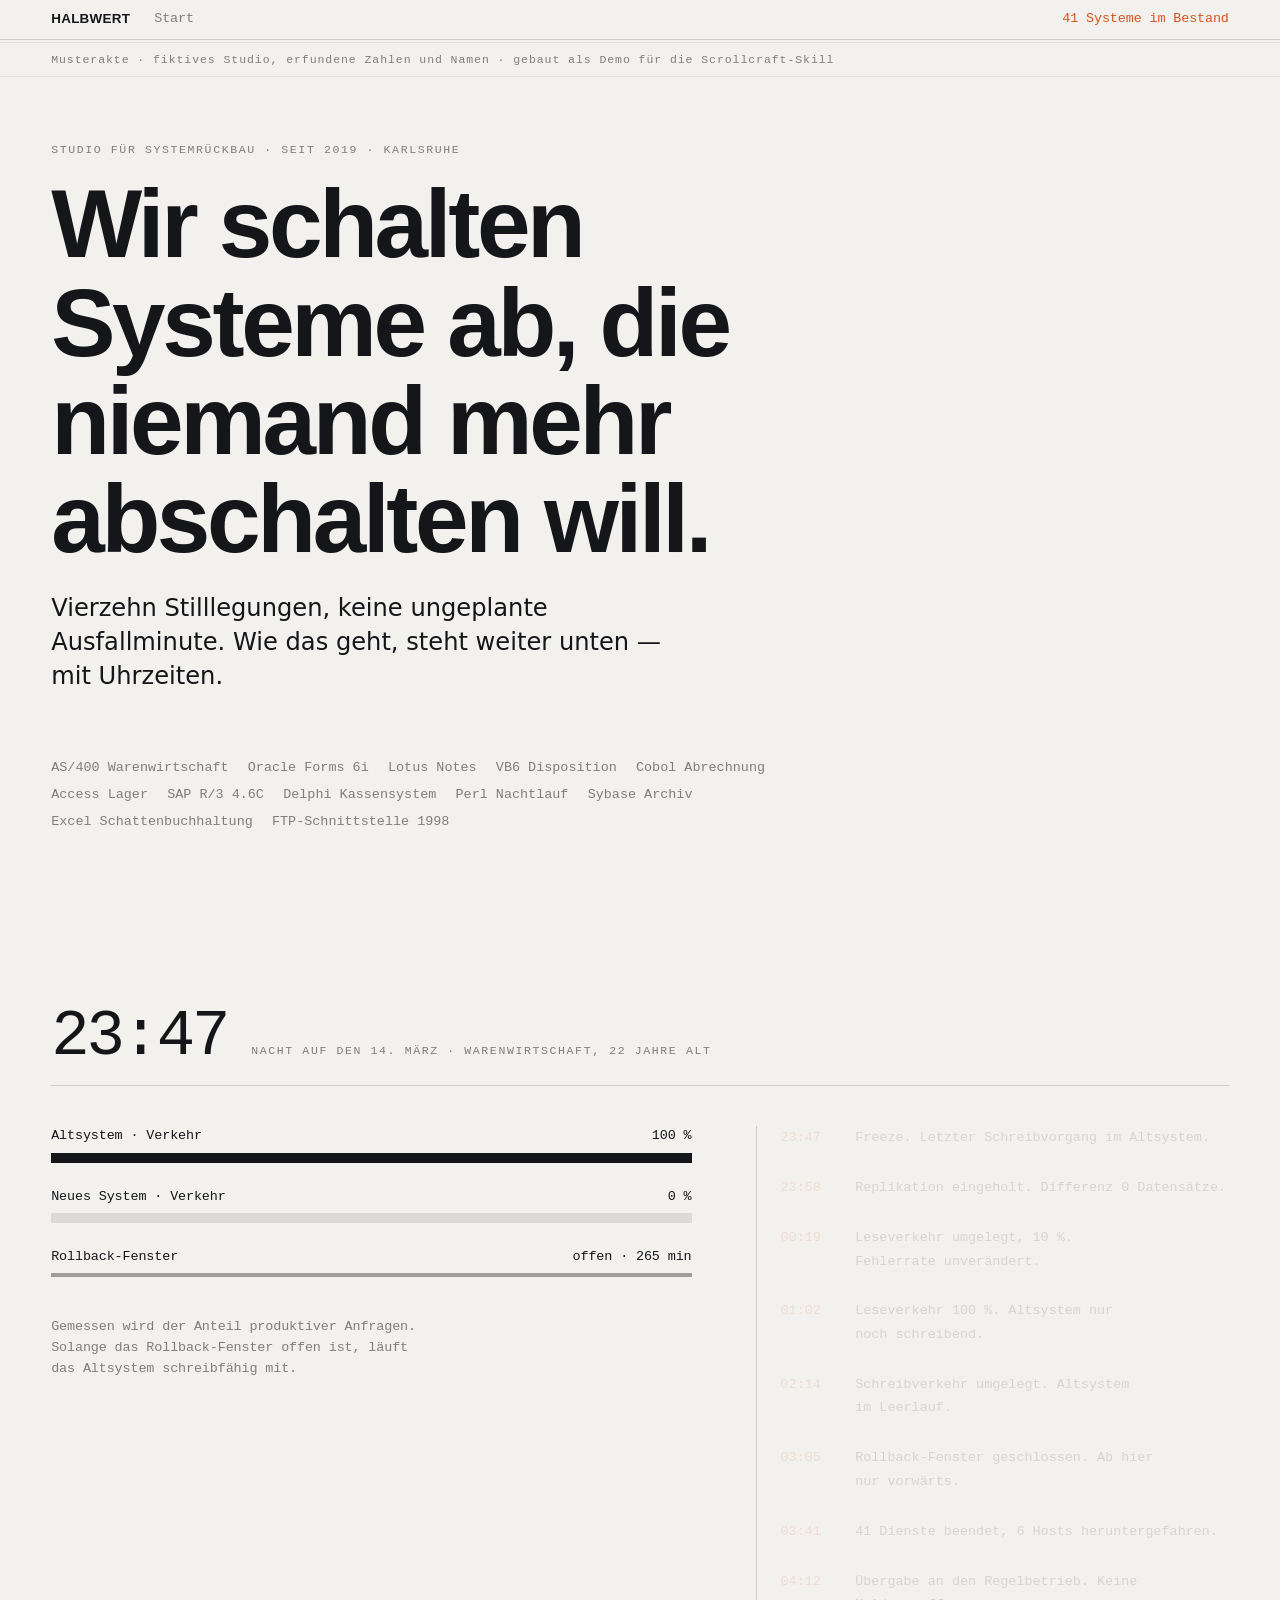
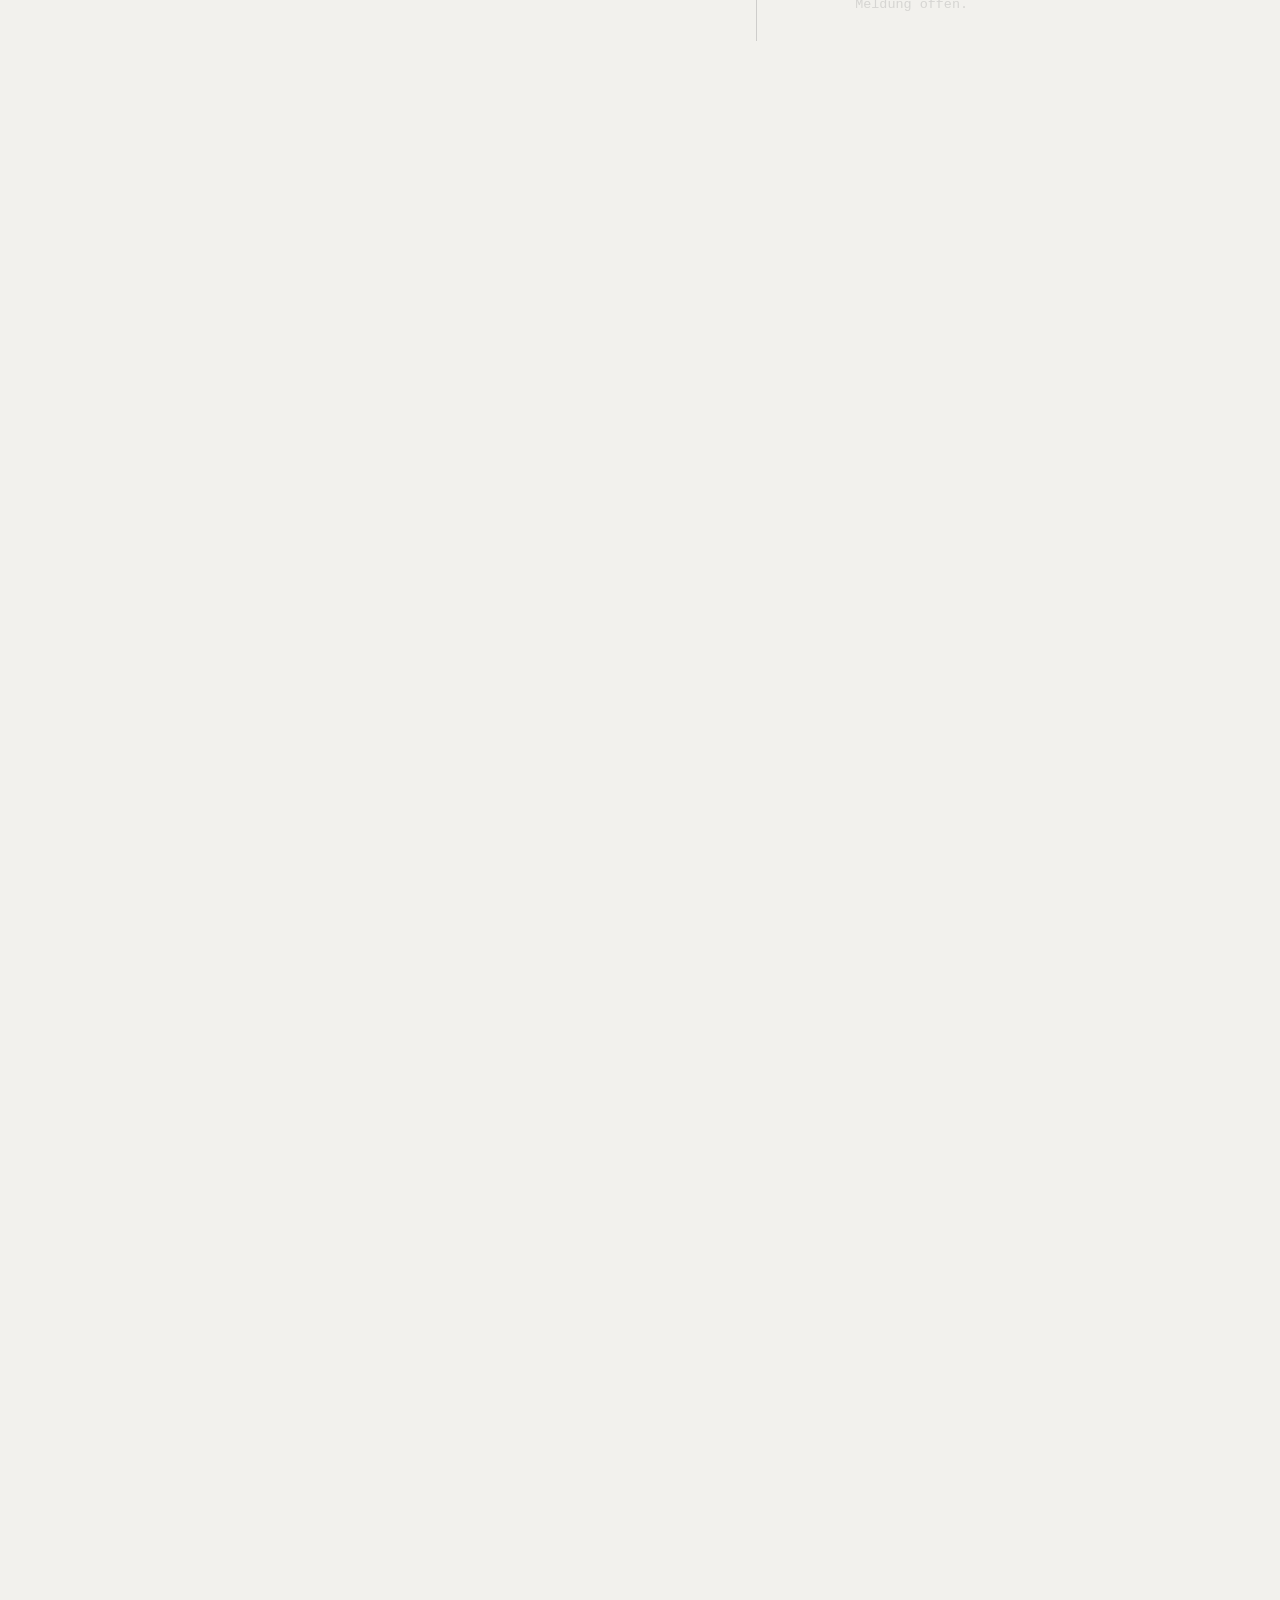
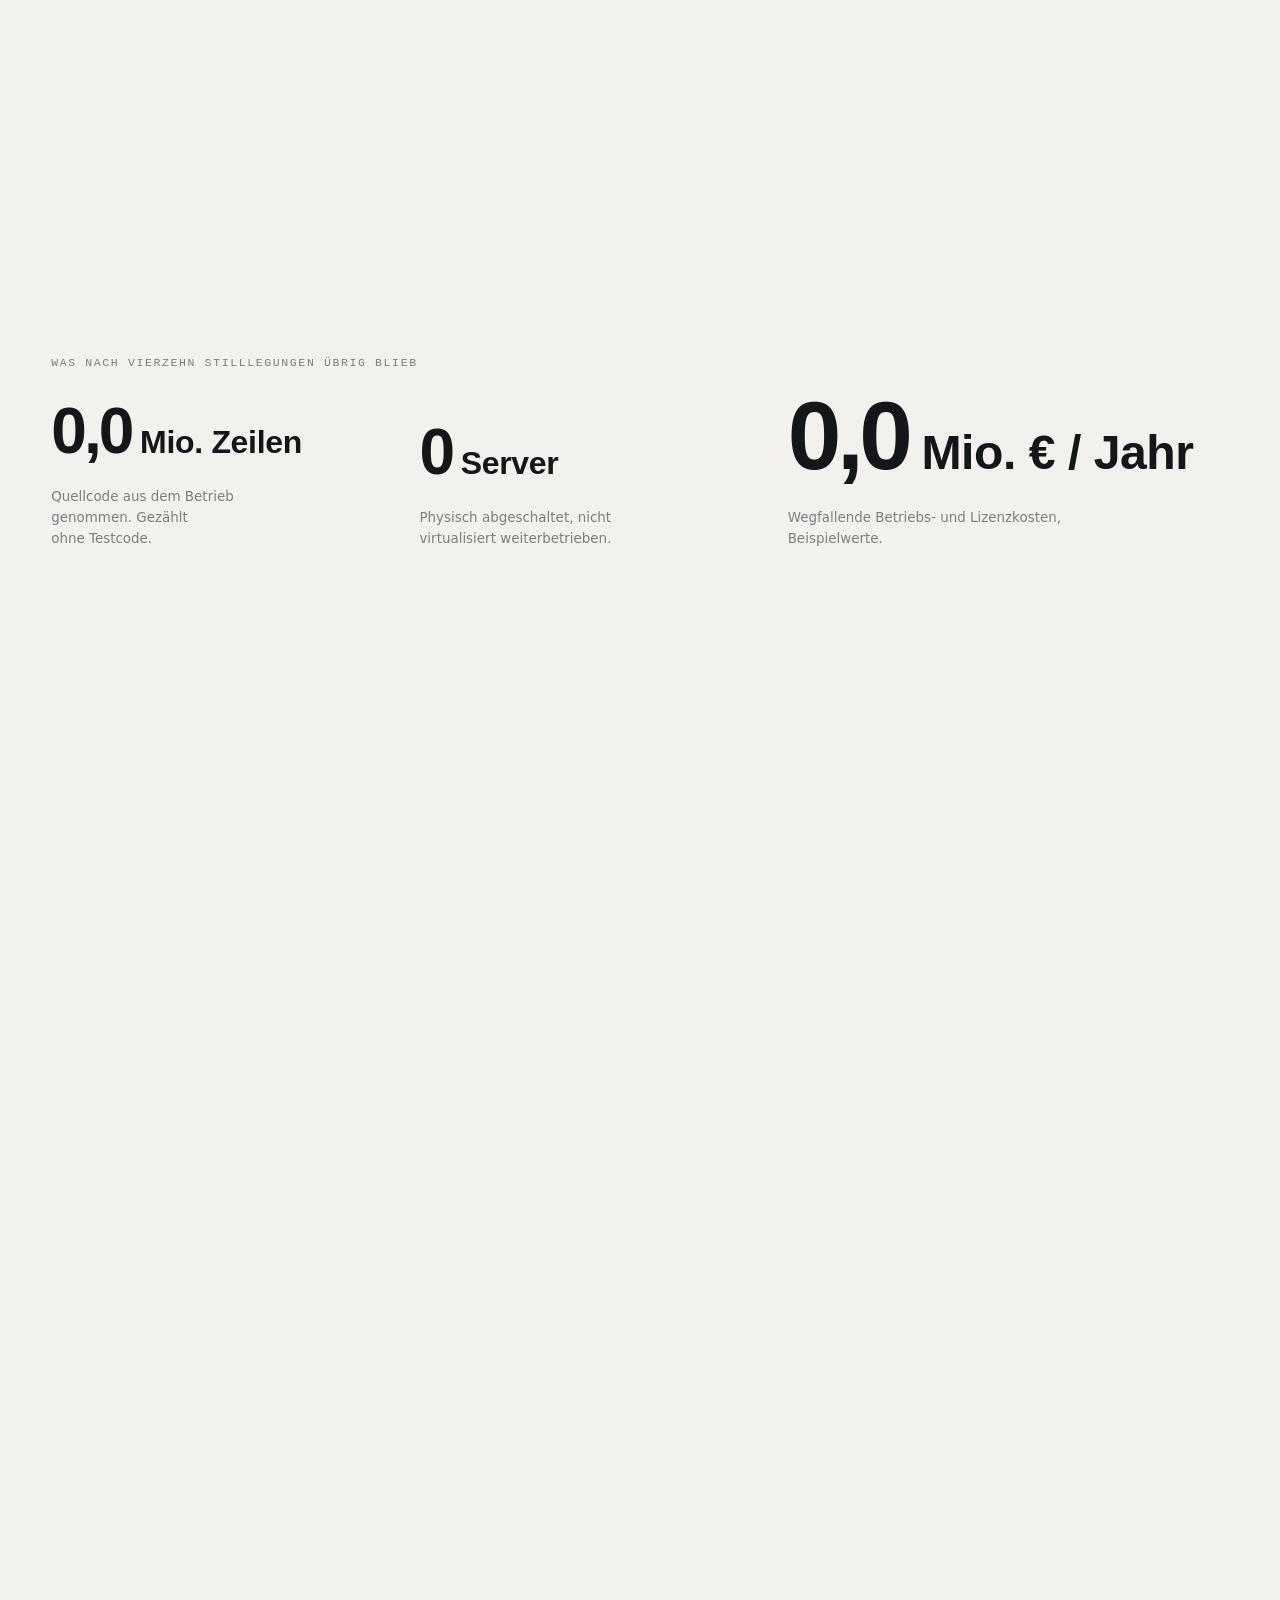
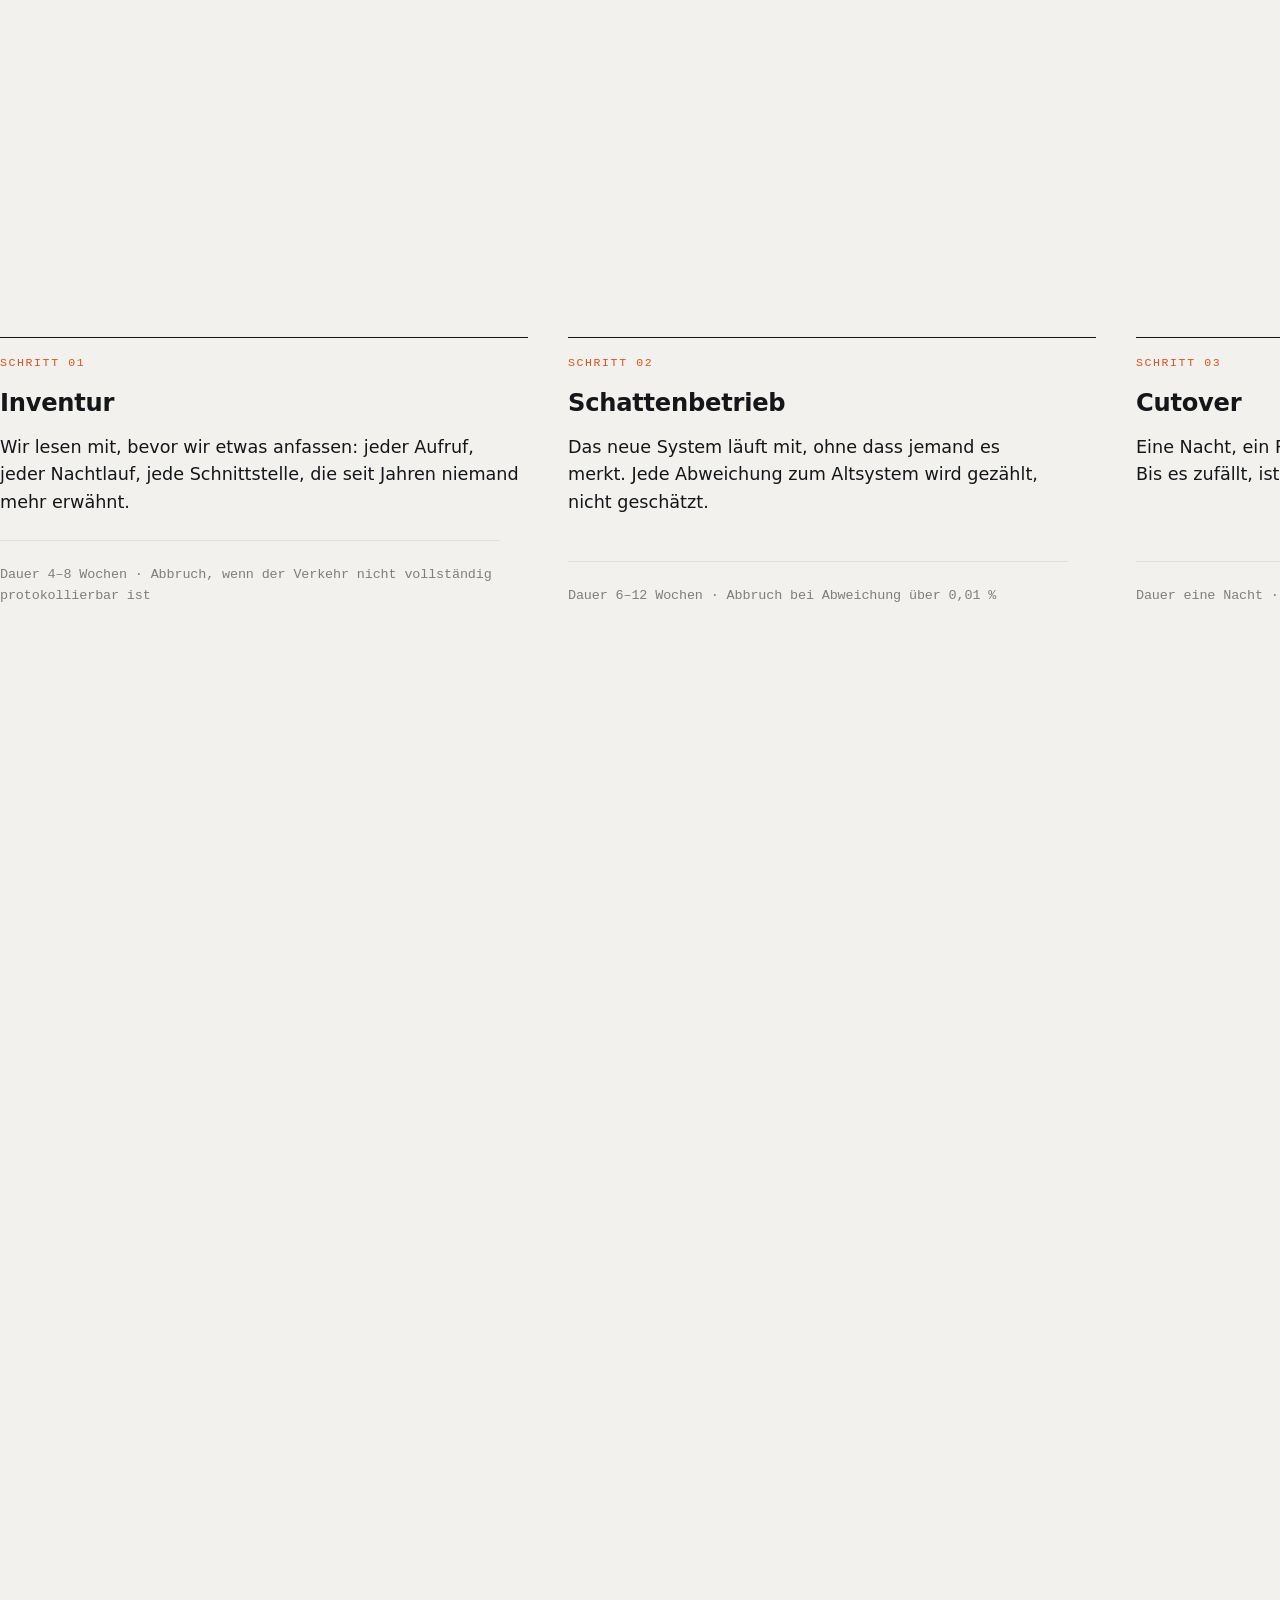
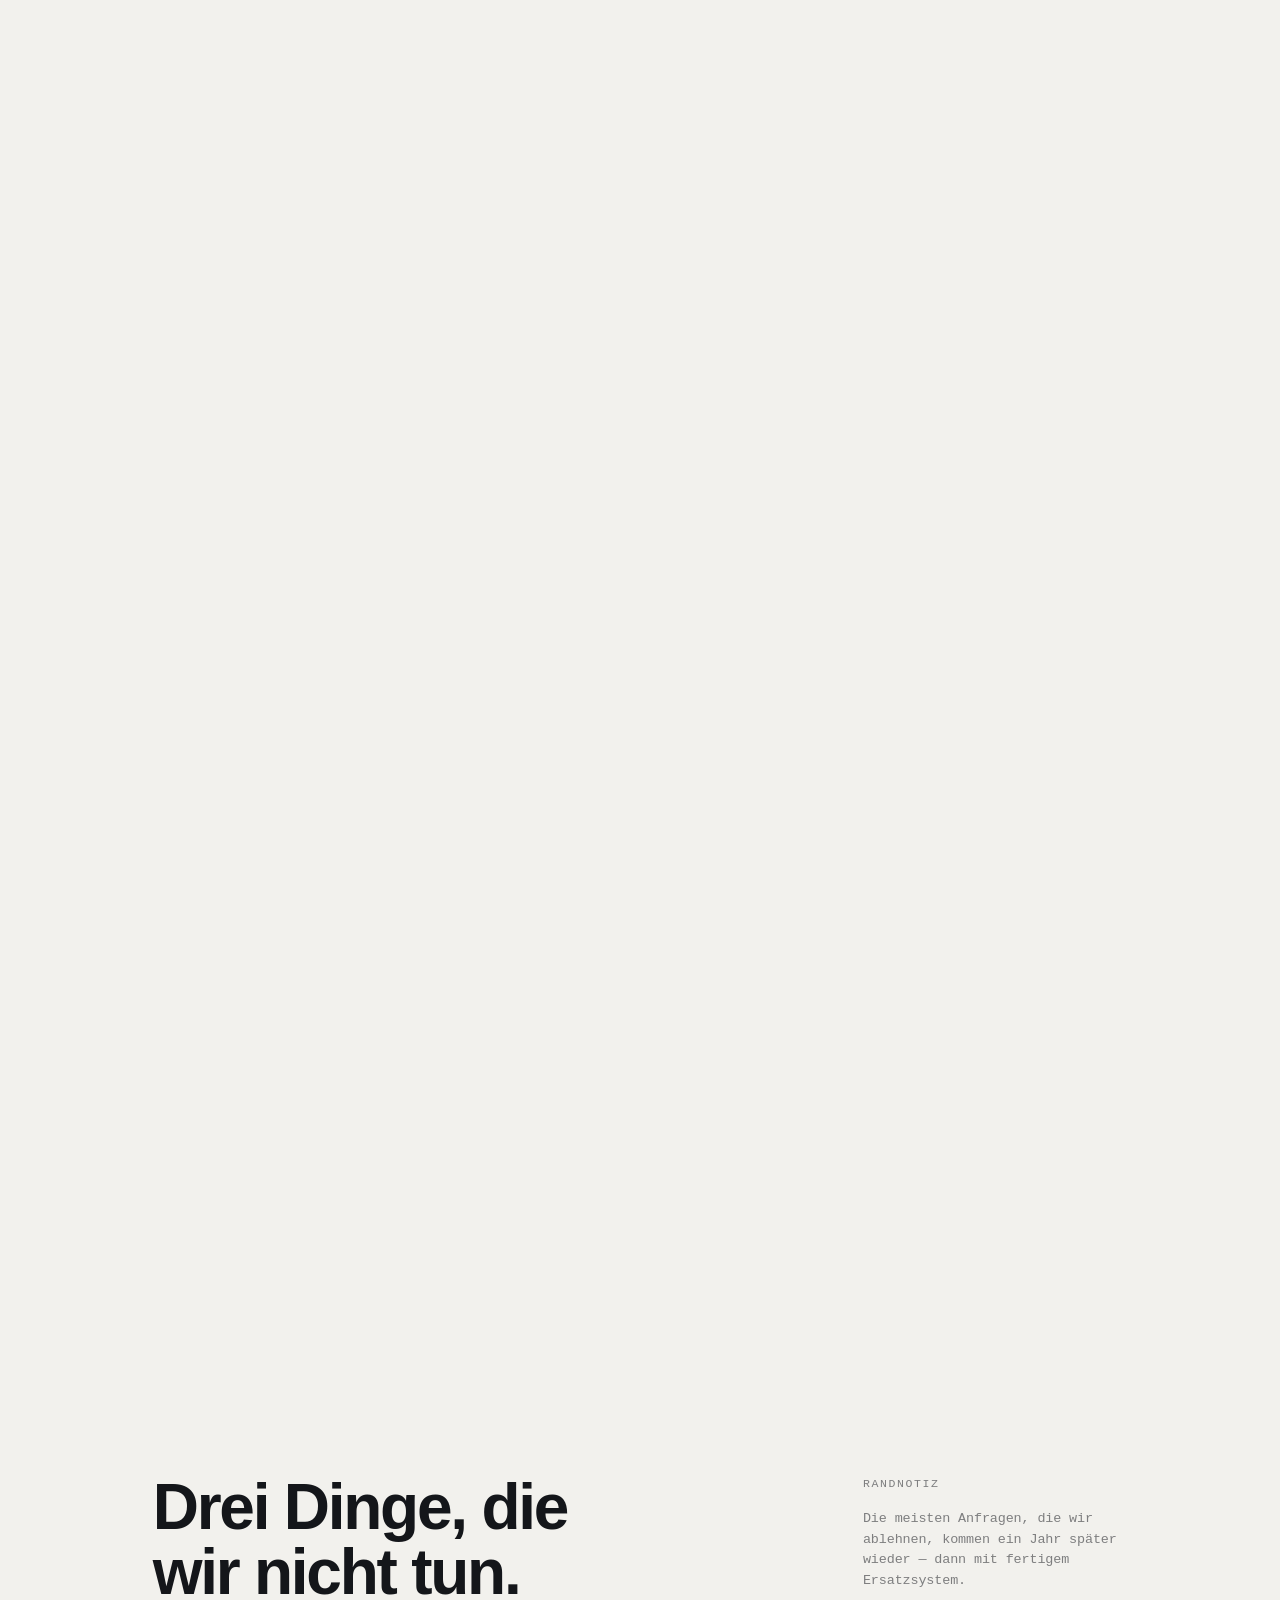
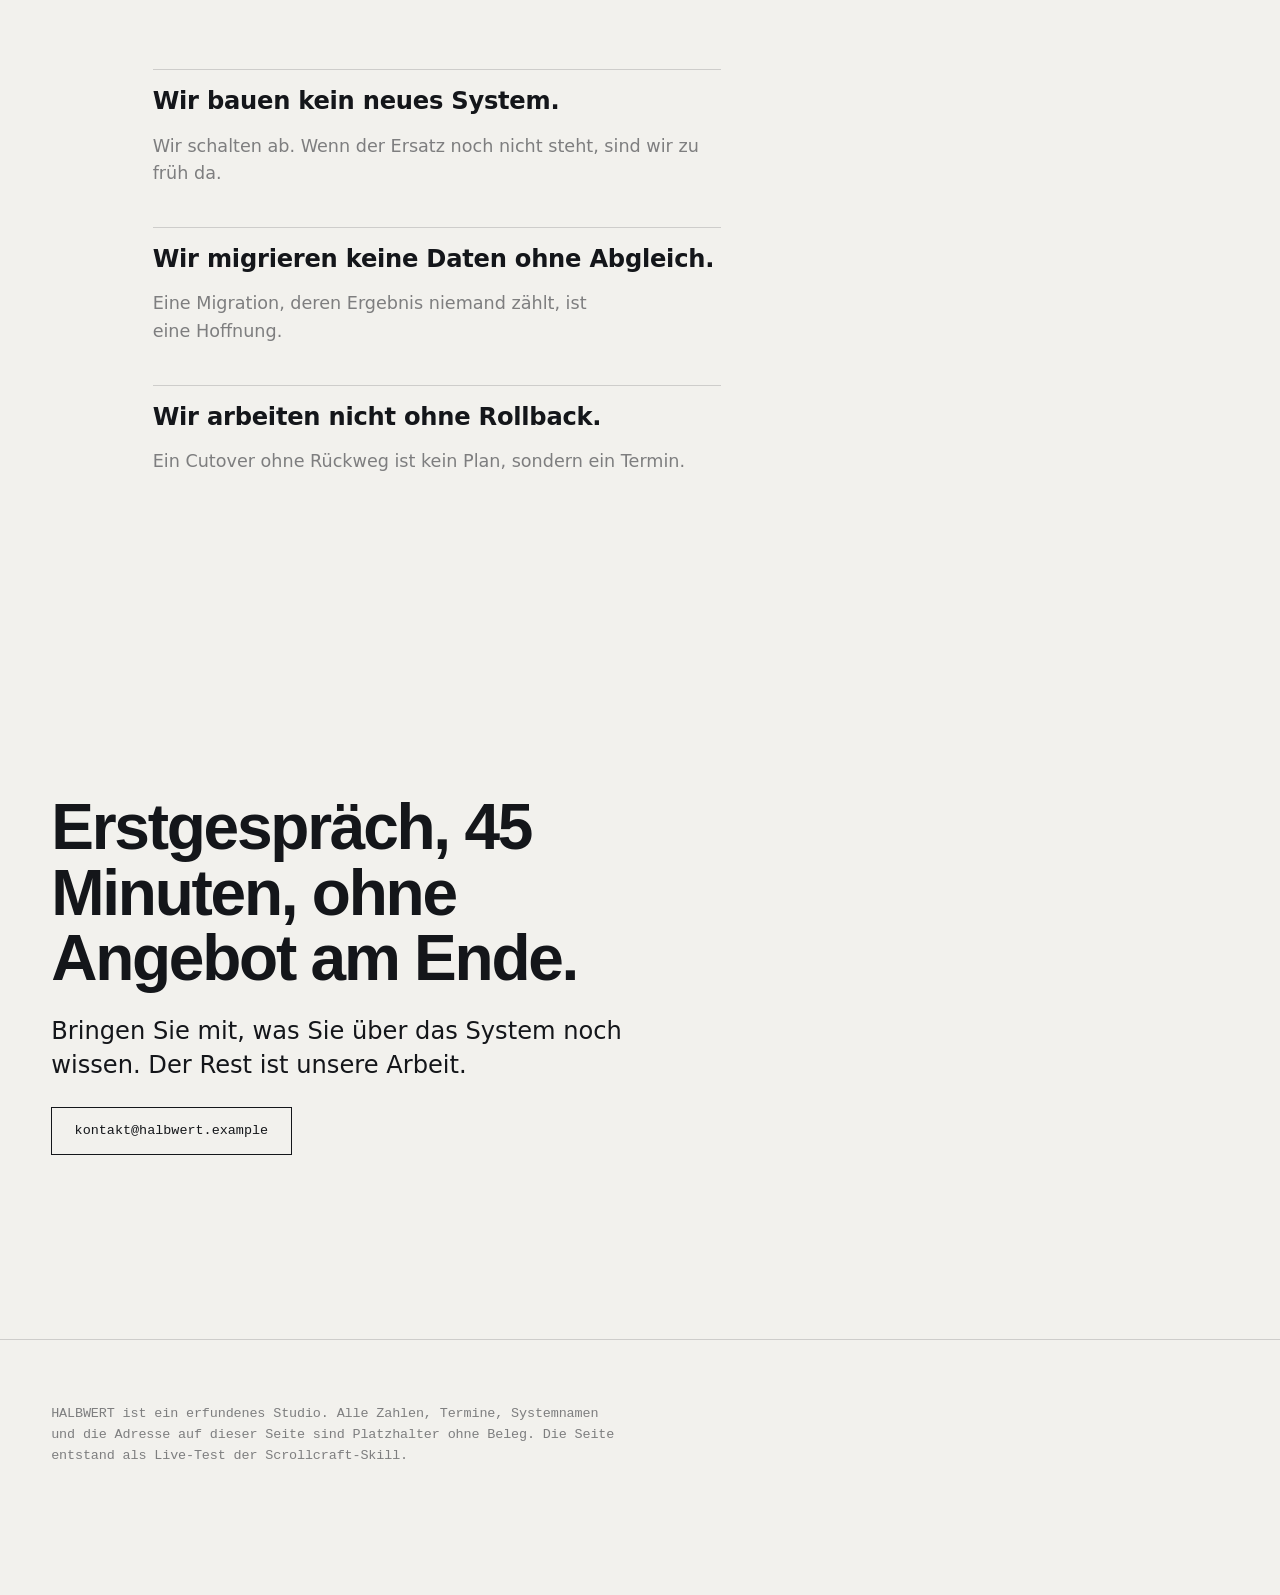
<file: examples/halbwert/index.html>
<!doctype html>
<html lang="de">
<head>
<meta charset="utf-8">
<meta name="viewport" content="width=device-width, initial-scale=1">
<title>HALBWERT — Studio für Systemrückbau</title>
<meta name="description" content="Wir schalten Systeme ab, die niemand mehr abschalten will. Fiktive Demo-Seite.">
<link rel="icon" href="data:image/svg+xml,<svg xmlns='http://www.w3.org/2000/svg' viewBox='0 0 16 16'><rect width='16' height='16' fill='%230B0D10'/><rect x='3' y='7' width='10' height='2' fill='%23D9531E'/></svg>">
<link rel="stylesheet" href="styles.css">
</head>
<body>

<div class="instrument">
  <div class="instrument__row mono">
    <span class="instrument__mark">HALBWERT</span>
    <span class="instrument__scene" data-scene-label>Studio für Systemrückbau</span>
    <span class="instrument__read" data-readout>bereit</span>
  </div>
  <div class="instrument__bar" data-progress></div>
</div>

<p class="stamp">Musterakte · fiktives Studio, erfundene Zahlen und Namen · gebaut als Demo für die Scrollcraft-Skill</p>

<header class="wrap hero" data-section="Start" data-read="41 Systeme im Bestand">
  <p class="label">Studio für Systemrückbau · seit 2019 · Karlsruhe</p>
  <h1>Wir schalten Systeme ab, die niemand mehr abschalten will.</h1>
  <p class="lead">Vierzehn Stilllegungen, keine ungeplante Ausfallminute. Wie das geht, steht
    weiter unten — mit Uhrzeiten.</p>
  <ul class="hero__systems" data-systems>
    <li>AS/400 Warenwirtschaft</li><li>Oracle Forms 6i</li><li>Lotus Notes</li>
    <li>VB6 Disposition</li><li>Cobol Abrechnung</li><li>Access Lager</li>
    <li>SAP R/3 4.6C</li><li>Delphi Kassensystem</li><li>Perl Nachtlauf</li>
    <li>Sybase Archiv</li><li>Excel Schattenbuchhaltung</li><li>FTP-Schnittstelle 1998</li>
  </ul>
</header>

<!-- Signature Move: die Cutover-Nacht läuft unter der Hand des Lesers ab. -->
<section class="scene" data-scene="cutover" style="--scene-length: 260vh"
         data-section="Exhibit 01 — Cutover" aria-label="Cutover">
  <div class="scene__stage">
    <div class="wrap cutover">
      <div class="cutover__head">
        <span class="cutover__clock num" data-clock>23:47</span>
        <span class="label" style="margin:0">Nacht auf den 14. März · Warenwirtschaft, 22 Jahre alt</span>
      </div>
      <div class="cutover__body">
        <div>
          <div class="meter meter--old">
            <div class="meter__top mono"><span>Altsystem · Verkehr</span><span data-old-val>100 %</span></div>
            <div class="meter__track"><div class="meter__fill" data-old></div></div>
          </div>
          <div class="meter meter--new">
            <div class="meter__top mono"><span>Neues System · Verkehr</span><span data-new-val>0 %</span></div>
            <div class="meter__track"><div class="meter__fill" data-new></div></div>
          </div>
          <div class="meter meter--rollback">
            <div class="meter__top mono"><span>Rollback-Fenster</span><span data-rb-val>offen · 265 min</span></div>
            <div class="meter__track"><div class="meter__fill" data-rb></div></div>
          </div>
          <p class="mono" style="color:var(--muted);margin-top:var(--s-4);max-width:46ch">
            Gemessen wird der Anteil produktiver Anfragen. Solange das Rollback-Fenster offen ist,
            läuft das Altsystem schreibfähig mit.
          </p>
        </div>
<div class="log" data-log aria-live="off">
          <p class="log__line" data-p="0.04"><time>23:47</time><span>Freeze. Letzter Schreibvorgang im Altsystem.</span></p>
          <p class="log__line" data-p="0.14"><time>23:58</time><span>Replikation eingeholt. Differenz 0 Datensätze.</span></p>
          <p class="log__line" data-p="0.26"><time>00:19</time><span>Leseverkehr umgelegt, 10 %. Fehlerrate unverändert.</span></p>
          <p class="log__line" data-p="0.38"><time>01:02</time><span>Leseverkehr 100 %. Altsystem nur noch schreibend.</span></p>
          <p class="log__line" data-p="0.52"><time>02:14</time><span>Schreibverkehr umgelegt. Altsystem im Leerlauf.</span></p>
          <p class="log__line" data-p="0.66"><time>03:05</time><span>Rollback-Fenster geschlossen. Ab hier nur vorwärts.</span></p>
          <p class="log__line" data-p="0.80"><time>03:41</time><span>41 Dienste beendet, 6 Hosts heruntergefahren.</span></p>
          <p class="log__line" data-p="0.93"><time>04:12</time><span>Übergabe an den Regelbetrieb. Keine Meldung offen.</span></p>
        </div>
      </div>
    </div>
  </div>
</section>

<div data-boundary aria-hidden="true" style="height:1px"></div>

<section class="scene" data-scene="tally" style="--scene-length: 180vh"
         data-section="Exhibit 02 — Rückstand" aria-label="Was übrig bleibt">
  <div class="scene__stage">
    <div class="wrap">
      <p class="label">Was nach vierzehn Stilllegungen übrig blieb</p>
      <div class="tally">
        <div>
          <p class="tally__value"><span data-t1>0</span><span class="tally__unit"> Mio. Zeilen</span></p>
          <p class="tally__note">Quellcode aus dem Betrieb genommen. Gezählt ohne Testcode.</p>
        </div>
        <div>
          <p class="tally__value"><span data-t2>0</span><span class="tally__unit"> Server</span></p>
          <p class="tally__note">Physisch abgeschaltet, nicht virtualisiert weiterbetrieben.</p>
        </div>
        <div>
          <p class="tally__value"><span data-t3>0</span><span class="tally__unit"> Mio. € / Jahr</span></p>
          <p class="tally__note">Wegfallende Betriebs- und Lizenzkosten, Beispielwerte.</p>
        </div>
      </div>
    </div>
  </div>
</section>

<section class="scene rail" data-scene="rail" style="--scene-length: 320vh"
         data-section="Methode" aria-label="Methode">
  <div class="scene__stage">
    <div class="rail__track" data-rail>
      <article class="rail__card">
        <p class="label rail__step">Schritt 01</p>
        <h3>Inventur</h3>
        <p>Wir lesen mit, bevor wir etwas anfassen: jeder Aufruf, jeder Nachtlauf, jede
          Schnittstelle, die seit Jahren niemand mehr erwähnt.</p>
        <p class="rail__meta mono">Dauer 4–8 Wochen · Abbruch, wenn der Verkehr nicht vollständig
          protokollierbar ist</p>
      </article>
      <article class="rail__card">
        <p class="label rail__step">Schritt 02</p>
        <h3>Schattenbetrieb</h3>
        <p>Das neue System läuft mit, ohne dass jemand es merkt. Jede Abweichung zum Altsystem
          wird gezählt, nicht geschätzt.</p>
        <p class="rail__meta mono">Dauer 6–12 Wochen · Abbruch bei Abweichung über 0,01 %</p>
      </article>
      <article class="rail__card">
        <p class="label rail__step">Schritt 03</p>
        <h3>Cutover</h3>
        <p>Eine Nacht, ein Protokoll, ein Rollback-Fenster mit Uhrzeit. Bis es zufällt, ist jeder
          Schritt umkehrbar.</p>
        <p class="rail__meta mono">Dauer eine Nacht · Abbruch bis 03:05, danach vorwärts</p>
      </article>
      <article class="rail__card">
        <p class="label rail__step">Schritt 04</p>
        <h3>Rückbau</h3>
        <p>Abschalten ist nicht Vergessen: Archiv, Nachweispflichten und Zugänge werden
          dokumentiert übergeben, dann gehen die Lichter aus.</p>
        <p class="rail__meta mono">Dauer 2–4 Wochen · Abschluss mit Übergabeprotokoll</p>
      </article>
    </div>
  </div>
</section>

<div data-boundary-back aria-hidden="true" style="height:1px"></div>

<section class="wrap grid" data-section="Grenzen" data-read="3 Ausschlusskriterien"
         aria-label="Was wir nicht tun">
  <div class="limits">
    <h2>Drei Dinge, die wir nicht tun.</h2>
    <div class="limit reveal" data-reveal>
      <h3>Wir bauen kein neues System.</h3>
      <p>Wir schalten ab. Wenn der Ersatz noch nicht steht, sind wir zu früh da.</p>
    </div>
    <div class="limit reveal" data-reveal>
      <h3>Wir migrieren keine Daten ohne Abgleich.</h3>
      <p>Eine Migration, deren Ergebnis niemand zählt, ist eine Hoffnung.</p>
    </div>
    <div class="limit reveal" data-reveal>
      <h3>Wir arbeiten nicht ohne Rollback.</h3>
      <p>Ein Cutover ohne Rückweg ist kein Plan, sondern ein Termin.</p>
    </div>
  </div>
  <aside class="col-aside reveal" data-reveal>
    <p class="label">Randnotiz</p>
    <p class="mono" style="color:var(--muted)">Die meisten Anfragen, die wir ablehnen, kommen ein
      Jahr später wieder — dann mit fertigem Ersatzsystem.</p>
  </aside>
</section>

<section class="wrap" id="kontakt" data-section="Kontakt" data-read="45 min · ohne Angebot">
  <h2>Erstgespräch, 45 Minuten, ohne Angebot am Ende.</h2>
  <p class="lead">Bringen Sie mit, was Sie über das System noch wissen. Der Rest ist unsere
    Arbeit.</p>
  <p><a class="cta" href="mailto:kontakt@halbwert.example">kontakt@halbwert.example</a></p>
</section>

<footer class="wrap">
  <p class="mono" style="color:var(--muted);max-width:70ch">
    HALBWERT ist ein erfundenes Studio. Alle Zahlen, Termine, Systemnamen und die Adresse auf
    dieser Seite sind Platzhalter ohne Beleg. Die Seite entstand als Live-Test der
    Scrollcraft-Skill.
  </p>
</footer>

<script src="scroll.js"></script>
<script>
(function () {
  var S = window.Scrollcraft;
  var q = function (s, r) { return (r || document).querySelector(s); };
  var phone = window.matchMedia('(max-width: 767px)').matches;
  /* Auf schmalen Viewports sind die Szenen nicht mehr gepinnt, also kann pin() keinen Fortschritt
   * liefern. track() bindet dieselben Callbacks an den Durchlauf durch das Viewport. */
  var bind = phone ? S.track : S.pin;
  var fmt = function (n) { return n.toLocaleString('de-DE'); };
  /* Ein geteiltes Anzeigeelement braucht einen Aktiv-Test. Ohne ihn schreibt jede registrierte
   * Szene bei jedem Frame hinein — auch die, die noch gar nicht im Bild ist — und die zuletzt
   * registrierte gewinnt. */
  var say = function (p, text) { if (p > 0 && p < 1) readout.textContent = text; };

  /* Instrumentenleiste ---------------------------------------------------- */
  var bar = q('[data-progress]'), label = q('[data-scene-label]'), readout = q('[data-readout]');
  S.onProgress(function (p) { bar.style.width = (p * 100).toFixed(2) + '%'; });
  document.querySelectorAll('[data-section]').forEach(function (el) {
    S.track(el, function (p) {
      if (p > 0.18 && p < 0.88) {
        label.textContent = el.dataset.section;
        if (el.dataset.read) readout.textContent = el.dataset.read;
      }
    });
  });

  /* Hero: die Systemliste erlischt beim ersten Scrollen ------------------- */
  var systems = q('[data-systems]').children;
  S.track(q('.hero'), function (p) {
    var lit = 0;
    for (var i = 0; i < systems.length; i++) {
      var local = S.clamp(S.mapRange(p, 0.12 + i * 0.045, 0.2 + i * 0.045, 0, 1));
      systems[i].style.setProperty('--off', local.toFixed(3));
      if (local < 1) lit++;
    }
    say(p, lit + ' von ' + systems.length + ' Systemen in Betrieb');
  }, { startAtRest: true, reducedProgress: 1 });

  /* Exhibit 01 — Cutover -------------------------------------------------- */
  var START = 23 * 60 + 47, END = START + 265;   /* 23:47 → 04:12 */
  var log = q('[data-log]');
  var lines = log.querySelectorAll('.log__line');
  var MARKS = Array.prototype.map.call(lines, function (el) { return parseFloat(el.dataset.p); });
  var clock = q('[data-clock]'), oldFill = q('[data-old]'), newFill = q('[data-new]'),
      rbFill = q('[data-rb]'), oldVal = q('[data-old-val]'), newVal = q('[data-new-val]'),
      rbVal = q('[data-rb-val]');

  bind(q('[data-scene="cutover"]'), function (p) {
    var minute = Math.round(S.lerp(START, END, p)) % 1440;
    var hh = String(Math.floor(minute / 60)).padStart(2, '0');
    var mm = String(minute % 60).padStart(2, '0');
    clock.textContent = hh + ':' + mm;

    var shift = S.clamp(S.mapRange(p, 0.25, 0.62, 0, 1));
    oldFill.style.width = ((1 - shift) * 100).toFixed(1) + '%';
    newFill.style.width = (shift * 100).toFixed(1) + '%';
    oldVal.textContent = Math.round((1 - shift) * 100) + ' %';
    newVal.textContent = Math.round(shift * 100) + ' %';

    var rb = S.clamp(S.mapRange(p, 0.35, 0.70, 1, 0));
    rbFill.style.width = (rb * 100).toFixed(1) + '%';
    rbVal.textContent = rb > 0 ? 'offen · ' + Math.round(rb * 265) + ' min' : 'geschlossen';

    for (var i = 0; i < lines.length; i++) {
      var passed = p >= MARKS[i];
      var newest = passed && (i === lines.length - 1 || p < MARKS[i + 1]);
      lines[i].style.opacity = newest ? 1 : passed ? 0.45 : 0.12;
    }
    say(p, hh + ':' + mm + ' · ' + Math.round(shift * 100) + ' % umgelegt');
  });

  /* Feldwechsel: dunkel ab Exhibit 02, zurück auf Papier zum ruhigen Schlusskapitel.
   * Beide Grenzen schreiben in dieselbe Variable, also rechnet ein Schreiber aus beiden
   * Eingängen — sonst überschreibt die zuletzt registrierte Szene bei p = 1 dauerhaft. */
  var field = { on: 0, off: 0 };
  var applyField = function () {
    document.documentElement.style.setProperty('--field',
      S.clamp(field.on - field.off).toFixed(3));
  };
  S.track(q('[data-boundary]'), function (p) {
    field.on = S.clamp(S.mapRange(p, 0.42, 0.58, 0, 1)); applyField();
  }, { reducedProgress: 0 });
  S.track(q('[data-boundary-back]'), function (p) {
    field.off = S.clamp(S.mapRange(p, 0.42, 0.58, 0, 1)); applyField();
  }, { reducedProgress: 0 });

  /* Exhibit 02 — Rückstand ------------------------------------------------ */
  var t1 = q('[data-t1]'), t2 = q('[data-t2]'), t3 = q('[data-t3]');
  bind(q('[data-scene="tally"]'), function (p) {
    var c = S.clamp(S.mapRange(p, phone ? 0.1 : 0, phone ? 0.6 : 0.85, 0, 1));
    t1.textContent = (S.lerp(0, 2.4, c)).toFixed(1).replace('.', ',');
    t2.textContent = fmt(Math.round(S.lerp(0, 318, c)));
    t3.textContent = (S.lerp(0, 1.9, c)).toFixed(1).replace('.', ',');
    say(p, fmt(Math.round(S.lerp(0, 318, c))) + ' Server abgeschaltet');
  });

  /* Methode — Rail (auf dem Telefon übernimmt CSS den Swipe-Strip) --------- */
  if (!phone) {
    var track = q('[data-rail]');
    S.pin(q('[data-scene="rail"]'), function (p) {
      var travel = Math.max(track.scrollWidth - window.innerWidth + 64, 0);
      track.style.transform = 'translate3d(' + (-p * travel).toFixed(1) + 'px,0,0)';
      say(p, 'Schritt ' + Math.min(4, Math.floor(p * 4) + 1) + ' von 4');
    });
  }

  S.revealAll(document.querySelectorAll('[data-reveal]'), { step: 70 });
})();
</script></body></html>
</file>
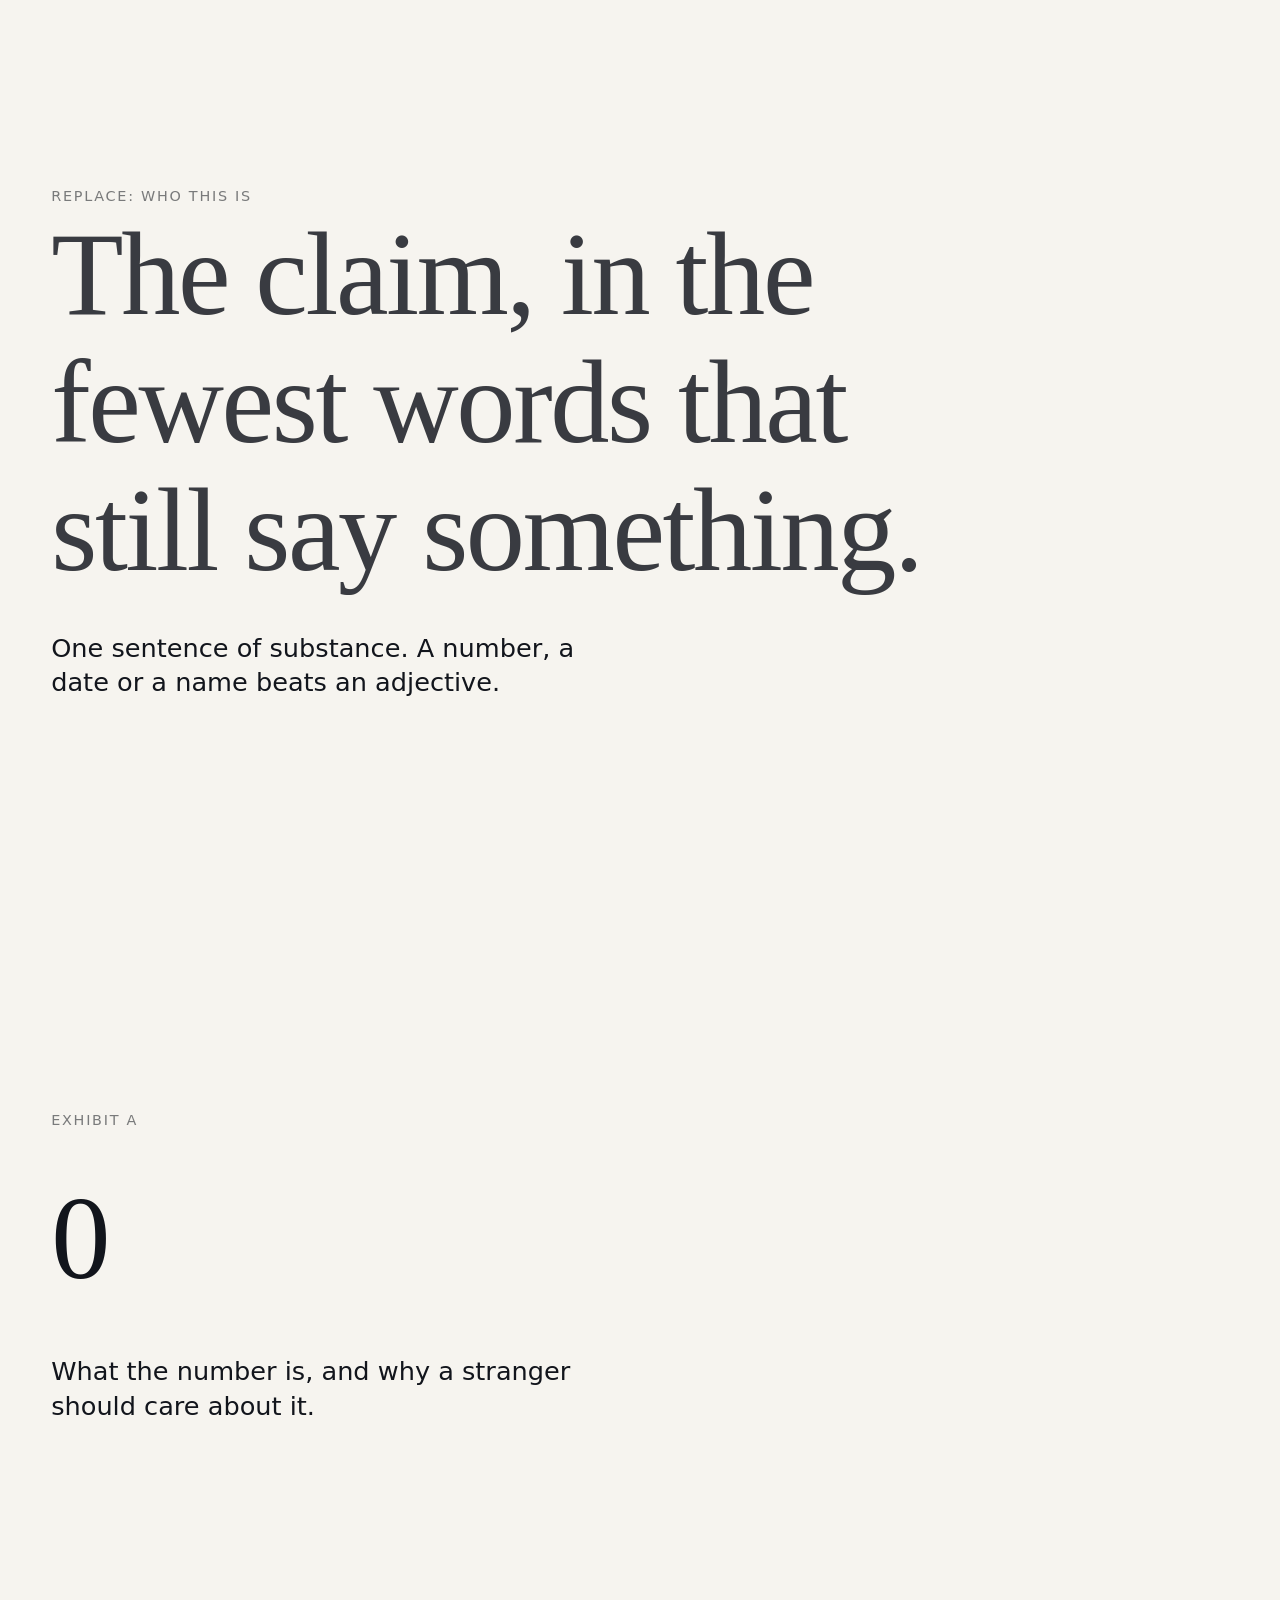
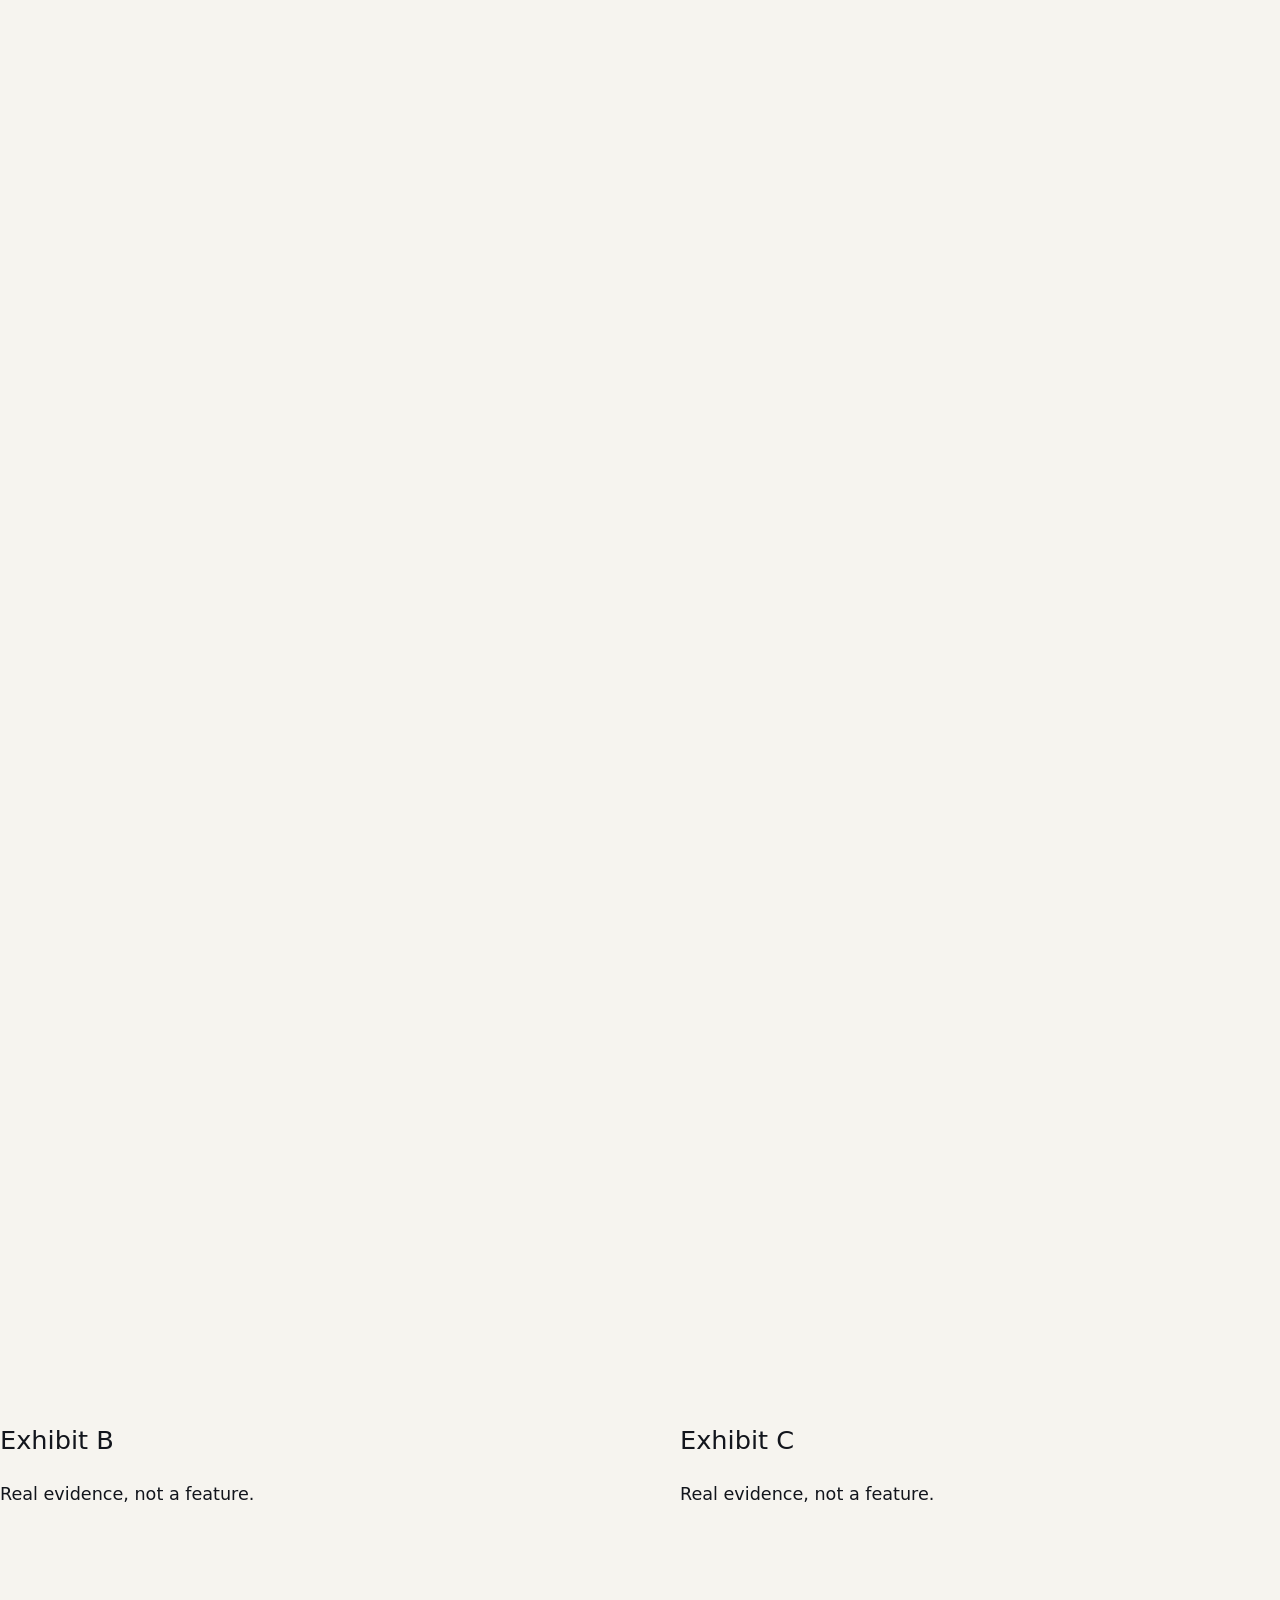
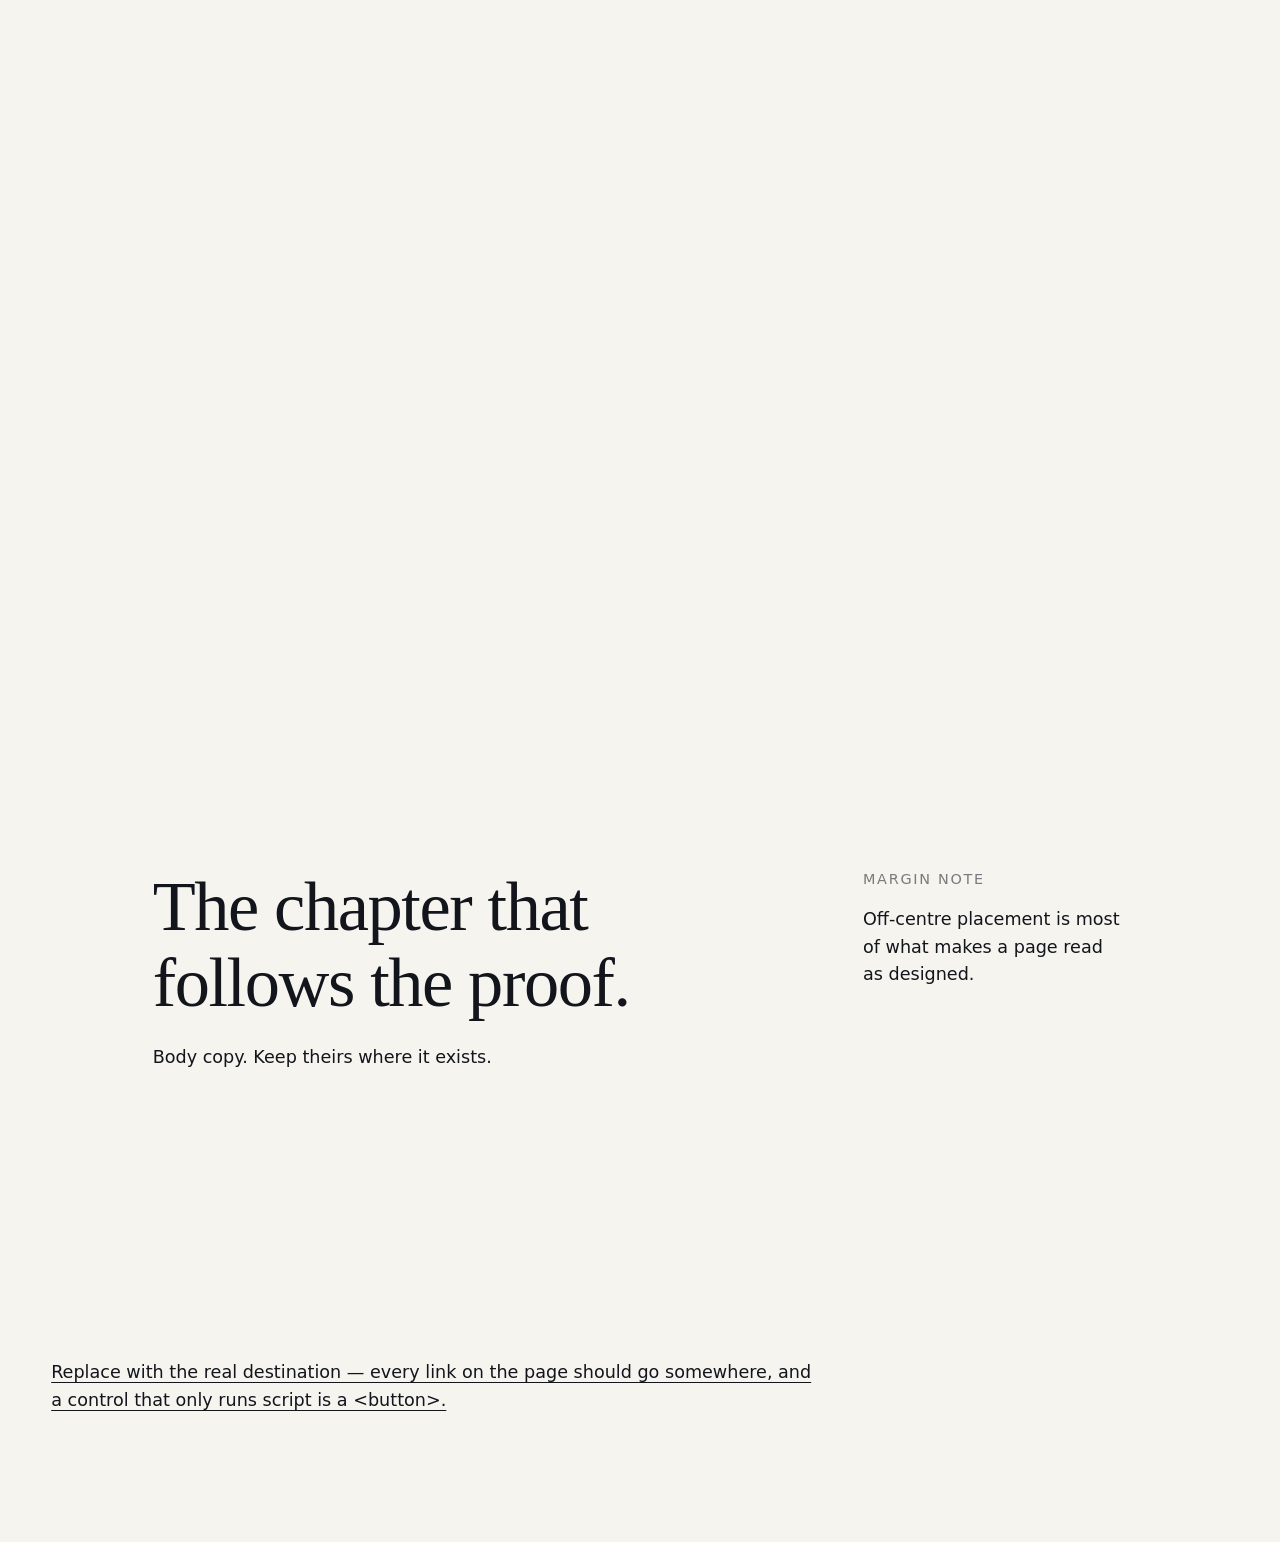
<file: skills/scrollcraft/assets/scaffold/index.html>
<!doctype html>
<html lang="en">
<head>
<meta charset="utf-8">
<meta name="viewport" content="width=device-width, initial-scale=1">
<title>Scaffold — replace with the real title</title>
<meta name="description" content="Replace with the one sentence the reader should believe.">
<link rel="stylesheet" href="styles.css">
</head>
<body>

<!-- Page-level progress. Cheap, and it tells the reader the page has a length. -->
<div class="progress" aria-hidden="true"><span data-progress></span></div>

<!-- HERO — one bound element, so the first flick of the wheel proves the page responds.
     Not a full scrubbed scene: the reader has not agreed to care yet. -->
<header class="wrap hero">
  <p class="eyebrow">Replace: who this is</p>
  <h1 data-hero-title>The claim, in the fewest words that still say something.</h1>
  <p class="lead">One sentence of substance. A number, a date or a name beats an adjective.</p>
</header>

<!-- SCENE — pinned, one idea, progress-bound. --scene-length is the speed dial. -->
<section class="scene" data-scene="reach" style="--scene-length: 200vh"
         aria-label="Reach">
  <div class="scene__stage">
    <div class="wrap">
      <p class="eyebrow">Exhibit A</p>
      <p class="num" data-count style="font-size: var(--step-4); font-family: var(--display)">0</p>
      <p class="lead">What the number is, and why a stranger should care about it.</p>
    </div>
  </div>
</section>

<!-- RAIL — a set with a natural order. Pinned on desktop, swipeable on phones. -->
<section class="scene rail" data-scene="rail" style="--scene-length: 320vh" aria-label="Exhibits">
  <div class="scene__stage">
    <div class="rail__track" data-rail>
      <article class="rail__card"><h3>Exhibit B</h3><p>Real evidence, not a feature.</p></article>
      <article class="rail__card"><h3>Exhibit C</h3><p>Real evidence, not a feature.</p></article>
      <article class="rail__card"><h3>Exhibit D</h3><p>Real evidence, not a feature.</p></article>
    </div>
  </div>
</section>

<!-- FIELD INVERSION — punctuation between chapters, two or three times per page at most. -->
<section class="wrap grid" data-boundary>
  <div class="col-main">
    <h2>The chapter that follows the proof.</h2>
    <p class="reveal" data-reveal>Body copy. Keep theirs where it exists.</p>
  </div>
  <aside class="col-aside reveal" data-reveal>
    <p class="eyebrow">Margin note</p>
    <p>Off-centre placement is most of what makes a page read as designed.</p>
  </aside>
</section>

<footer class="wrap" id="kontakt" style="padding-block: var(--s-6)">
  <p><a href="mailto:hello@example.com">Replace with the real destination — every link on the
    page should go somewhere, and a control that only runs script is a &lt;button&gt;.</a></p>
</footer>

<style>
  .progress { position: fixed; inset: 0 0 auto; height: 2px; z-index: 10; }
  .progress span { display: block; height: 100%; width: 0; background: var(--accent);
                   transform-origin: left; }
  .hero { min-height: 92dvh; display: flex; flex-direction: column;
          justify-content: flex-end; padding-block: var(--s-6); }
  [data-hero-title] { max-width: 22ch; }
</style>

<script src="scroll.js"></script>
<script>
(function () {
  var S = window.Scrollcraft;
  var q = function (sel) { return document.querySelector(sel); };

  /* Page progress indicator. */
  var bar = q('[data-progress]');
  S.onProgress(function (p) { bar.style.width = (p * 100).toFixed(2) + '%'; });

  /* Hero: one bound element. Small — it is a promise, not the payoff. */
  var title = q('[data-hero-title]');
  S.track(q('.hero'), function (p) {
    title.style.transform = 'translate3d(0,' + (p * -24).toFixed(1) + 'px,0)';
    title.style.opacity = S.clamp(S.mapRange(p, 0.45, 0.8, 1, 0.15), 0.15, 1);
  });

  /* Pinned counter. Finish before p = 1 so the reader sees the result, not the digits. */
  var out = q('[data-count]');
  S.pin(q('[data-scene="reach"]'), function (p) {
    var c = S.clamp(S.mapRange(p, 0, 0.85, 0, 1));
    out.textContent = Math.round(S.lerp(0, 12437, c)).toLocaleString();
  });

  /* Horizontal rail. Skipped on phones, where CSS turns it into a swipe strip. */
  var rail = q('[data-scene="rail"]');
  var track = q('[data-rail]');
  if (window.matchMedia('(min-width: 768px)').matches) {
    S.pin(rail, function (p) {
      var travel = Math.max(track.scrollWidth - window.innerWidth + 32, 0);
      track.style.transform = 'translate3d(' + (-p * travel).toFixed(1) + 'px,0,0)';
    });
  }

  /* Field inversion at a chapter boundary. */
  S.track(q('[data-boundary]'), function (p) {
    document.documentElement.style.setProperty('--field',
      S.clamp(S.mapRange(p, 0.3, 0.55, 0, 1)).toFixed(3));
  }, { reducedProgress: 1 });

  /* Reveals, staggered. Use sparingly — never as the only mechanic on the page. */
  S.revealAll(document.querySelectorAll('[data-reveal]'), { step: 60 });
})();
</script>
</body>
</html>
</file>
<file: examples/halbwert/styles.css>
/* HALBWERT — Studio für Systemrückbau.
 * Register: technisch-dokumentarisch. Mono für alles Gemessene, Grotesk für Behauptungen. */

:root {
  --paper-light: #F2F1ED;
  --ink-light:   #14161A;
  --paper-dark:  #0B0D10;
  --ink-dark:    #E8E6E0;
  --accent:      #D9531E;

  --field: 0;
  --paper: color-mix(in srgb, var(--paper-dark) calc(var(--field) * 100%), var(--paper-light));
  --ink:   color-mix(in srgb, var(--ink-dark)   calc(var(--field) * 100%), var(--ink-light));
  --muted: color-mix(in srgb, currentColor 52%, transparent);
  --faint: color-mix(in srgb, currentColor 30%, transparent);
  --rule:  color-mix(in srgb, currentColor 16%, transparent);

  --display: "Helvetica Neue", Helvetica, Arial, system-ui, sans-serif;
  --text: system-ui, -apple-system, "Segoe UI", Roboto, sans-serif;
  --mono: ui-monospace, "SF Mono", "JetBrains Mono", "Roboto Mono", Menlo, monospace;

  --step--2: .72rem;
  --step--1: clamp(.78rem, .75rem + .12vw, .84rem);
  --step-0:  clamp(1rem, .96rem + .2vw, 1.1rem);
  --step-1:  clamp(1.25rem, 1.15rem + .45vw, 1.55rem);
  --step-2:  clamp(1.7rem, 1.4rem + 1.3vw, 2.5rem);
  --step-3:  clamp(2.4rem, 1.8rem + 3vw, 4rem);
  --step-4:  clamp(2.9rem, 1.7rem + 5.4vw, 6.5rem);

  --s-1: .5rem;  --s-2: 1rem;   --s-3: 1.5rem; --s-4: 2.5rem;
  --s-5: 4rem;   --s-6: 6.5rem; --s-7: 10rem;

  --gutter: clamp(1rem, 4vw, 4.5rem);
  --measure: 62ch;
  --ease: cubic-bezier(.2, .8, .2, 1);
}

*, *::before, *::after { box-sizing: border-box; }
/* Die Instrumentenleiste liegt fix über dem Inhalt, also braucht jedes Sprungziel den Platz
 * darunter — sonst landet eine Überschrift hinter der Leiste. */
html { -webkit-text-size-adjust: 100%; scroll-padding-top: 4.5rem; }
[id] { scroll-margin-top: 4.5rem; }

body {
  margin: 0;
  background: var(--paper);
  color: var(--ink);
  font: var(--step-0)/1.55 var(--text);
  overflow-x: hidden;
}

h1, h2 { font-family: var(--display); font-weight: 700; line-height: 1.02;
         letter-spacing: -.035em; margin: 0 0 var(--s-3); text-wrap: balance; }
h1 { font-size: var(--step-4); max-width: 17ch; }
h2 { font-size: var(--step-3); max-width: 20ch; }
h3 { font-size: var(--step-1); font-weight: 600; letter-spacing: -.01em;
     line-height: 1.25; margin: 0 0 var(--s-2); }
p { margin: 0 0 var(--s-3); max-width: var(--measure); text-wrap: pretty; }
.lead { font-size: var(--step-1); max-width: 40ch; line-height: 1.4; }
a { color: inherit; text-underline-offset: .25em; text-decoration-thickness: 1px; }
:focus-visible { outline: 2px solid var(--accent); outline-offset: 3px; }

/* Alles Gemessene ist mono und tabellarisch — das trägt hier den ganzen Ton. */
.mono { font-family: var(--mono); font-variant-numeric: tabular-nums;
        font-size: var(--step--1); letter-spacing: -.01em; }
.label { font-family: var(--mono); font-size: var(--step--2); letter-spacing: .14em;
         text-transform: uppercase; color: var(--muted); margin: 0 0 var(--s-2); }
.num { font-family: var(--mono); font-variant-numeric: tabular-nums; letter-spacing: -.04em; }

.wrap { width: 100%; max-width: 1400px; margin-inline: auto; padding-inline: var(--gutter); }
.grid { display: grid; grid-template-columns: repeat(12, 1fr); gap: var(--s-4); }
section { padding-block: var(--s-7); }

/* Instrumentenleiste: Marke links, Szene mittig, laufende Messung rechts.
 * Sie macht aus der Seite ein Messgerät statt einer Broschüre. */
.instrument { position: fixed; inset: 0 0 auto; z-index: 20; background: var(--paper);
              border-bottom: 1px solid var(--rule); }
.instrument__row { display: flex; align-items: center; gap: var(--s-3);
                   padding: .55rem var(--gutter); }
.instrument__mark { font-family: var(--display); font-weight: 700; letter-spacing: .02em;
                    font-size: var(--step--1); }
.instrument__scene { color: var(--muted); flex: 1; }
.instrument__read { color: var(--accent); white-space: nowrap; }
.instrument__bar { height: 1px; background: var(--accent); width: 0; }

.stamp { font-family: var(--mono); font-size: var(--step--2); letter-spacing: .08em;
         color: var(--muted); border-block: 1px solid var(--rule); max-width: none;
         padding: .5rem var(--gutter); margin: 2.6rem 0 0; }

/* Hero */
.hero { padding-block: var(--s-5) var(--s-4); min-height: 82dvh;
        display: flex; flex-direction: column; justify-content: center; }
.hero__systems { list-style: none; padding: 0; margin: var(--s-4) 0 0;
                 display: flex; flex-wrap: wrap; gap: .4rem 1.2rem; max-width: 74ch; }
.hero__systems li { font-family: var(--mono); font-size: var(--step--1);
                    color: var(--muted); position: relative; }
.hero__systems li::after { content: ""; position: absolute; left: 0; right: 0; top: 52%;
                           height: 1px; background: var(--accent); transform: scaleX(var(--off, 0));
                           transform-origin: left; }

/* Szenen */
.scene { position: relative; height: var(--scene-length, 200vh); padding-block: 0; }
.scene__stage { position: sticky; top: 0; height: 100dvh; overflow: hidden;
                display: grid; align-items: center; justify-items: stretch; }

/* Szene 01 — Cutover */
.cutover { width: 100%; }
.cutover__head { display: flex; align-items: baseline; gap: var(--s-3);
                 border-bottom: 1px solid var(--rule); padding-bottom: var(--s-2); }
.cutover__clock { font-family: var(--mono); font-variant-numeric: tabular-nums;
                  font-size: var(--step-3); letter-spacing: -.05em; line-height: 1; }
.cutover__body { display: grid; grid-template-columns: 1.15fr .85fr; gap: var(--s-5);
                 margin-top: var(--s-4); }
.meter { margin-bottom: var(--s-3); }
.meter__top { display: flex; justify-content: space-between; align-items: baseline;
              margin-bottom: .35rem; }
.meter__track { height: 10px; background: color-mix(in srgb, currentColor 10%, transparent); }
.meter__fill { height: 100%; background: var(--ink); width: 0; }
.meter--new .meter__fill { background: var(--accent); }
.meter--rollback .meter__track { height: 4px; }
.meter--rollback .meter__fill { background: var(--faint); }
.log { font-family: var(--mono); font-size: var(--step--1); line-height: 1.75;
       border-left: 1px solid var(--rule); padding-left: var(--s-3);
       display: flex; flex-direction: column; gap: .15rem; }
.log__line { display: grid; grid-template-columns: 4.6em 1fr; gap: .8rem;
             opacity: .12; transition: opacity .18s linear; }
.log__line time { color: var(--accent); }

/* Szene 02 — Rückstand */
.tally { display: grid; grid-template-columns: 1fr 1fr 1.45fr; gap: var(--s-5);
         width: 100%; align-items: end; }
.tally > :last-child .tally__value { font-size: var(--step-4); }
.tally > :last-child .tally__note { max-width: 32ch; }
.tally__value { font-family: var(--display); font-weight: 700; font-size: var(--step-3);
                letter-spacing: -.045em; font-variant-numeric: tabular-nums; line-height: 1; }
.tally__unit { font-size: .5em; letter-spacing: -.01em; }
.tally__note { color: var(--muted); font-size: var(--step--1); margin-top: var(--s-2);
               max-width: 26ch; }

/* Szene 03 — Methode */
.rail__track { display: flex; gap: var(--s-4); will-change: transform; align-items: stretch; }
.rail__card { flex: 0 0 min(64vw, 33rem); border-top: 1px solid var(--ink);
              padding-top: var(--s-2); display: flex; flex-direction: column; }
.rail__step { color: var(--accent); }
.rail__meta { margin-top: auto; padding-top: var(--s-3); color: var(--muted);
              border-top: 1px solid var(--rule); }

/* Szene 04 — Grenzen */
.limits { display: grid; gap: var(--s-4); grid-column: 2 / span 6; }
/* Spaltenplatzierung gehört in eine Klasse, nicht ins style-Attribut: ein Inline-Wert schlägt
 * die Media Query, und grid-column: 9 auf einem einspaltigen Raster erzeugt eine implizite
 * Spalte außerhalb des Viewports — Overflow und ein Reveal, das nie auslöst. */
.col-aside { grid-column: 9 / span 3; }
.limit { border-top: 1px solid var(--rule); padding-top: var(--s-2); }
.limit p { margin: 0; color: var(--muted); }

.reveal { opacity: 0; transform: translate3d(0, 14px, 0);
          transition: opacity .5s var(--ease), transform .5s var(--ease); }
.reveal.is-in { opacity: 1; transform: none; }

/* Kontakt */
.cta { display: inline-block; border: 1px solid currentColor; padding: .8rem 1.4rem;
       text-decoration: none; font-family: var(--mono); font-size: var(--step--1);
       transition: background .2s var(--ease), color .2s var(--ease); }
.cta:hover { background: var(--ink); color: var(--paper); }
footer { border-top: 1px solid var(--rule); padding-block: var(--s-5) var(--s-6); }

@media (max-width: 900px) {
  .cutover__body { grid-template-columns: 1fr; gap: var(--s-4); }
  .log { max-height: 34vh; overflow: hidden; }
}

@media (max-width: 767px) {
  .grid { grid-template-columns: 1fr; gap: var(--s-3); }
  .limits, .col-aside { grid-column: 1 / -1; }
  .scene { height: auto; }
  /* place-items muss mit dem Wechsel auf block zurückgesetzt werden: justify-items: center
   * wird zu justify-self: center am Kind, und ein Block-Level-Kind mit justify-self
   * schrumpft auf Inhaltsbreite und zentriert — das überläuft das Viewport. */
  .scene__stage { position: static; height: auto; display: block; place-items: normal;
                  overflow: visible; padding-block: var(--s-6); }
  .tally { grid-template-columns: 1fr; gap: var(--s-4); }
  .rail__track { transform: none !important; will-change: auto;
                 overflow-x: auto; overscroll-behavior-x: contain;
                 scroll-snap-type: x mandatory; padding-inline: var(--gutter);
                 scrollbar-width: none; }
  .rail__card { scroll-snap-align: start; flex-basis: 82vw; }
  .log { max-height: none; }
  section { padding-block: var(--s-6); }
}

@media (prefers-reduced-motion: reduce) {
  *, *::before, *::after { animation: none !important; transition: none !important; }
  .reveal { opacity: 1; transform: none; }
  .scene { height: auto; }
  .scene__stage { position: static; height: auto; display: block; place-items: normal;
                  overflow: visible; padding-block: var(--s-6); }
  .rail__track { transform: none !important; overflow-x: auto; padding-inline: var(--gutter); }
  .log__line { opacity: 1 !important; }
  .hero__systems li::after { transform: scaleX(1); }
}
</file>
<file: skills/scrollcraft/assets/scaffold/styles.css>
/* Scrollcraft scaffold tokens.
 *
 * Replace the palette and the two font families with the brand's. Keep the scales: the type steps
 * have real jumps in them and the space scale is weighted towards the generous end, which is most
 * of what makes a page read as considered rather than default.
 */

:root {
  /* Field — both schemes live here so field inversion can interpolate between them. */
  --paper-light: #F6F4EF;
  --ink-light:   #12151C;
  --paper-dark:  #0B0E14;
  --ink-dark:    #EFECE4;
  --accent:      #2F6BFF;   /* under ~5% of the pixels on the page */
  --muted:       color-mix(in srgb, currentColor 55%, transparent);
  --rule:        color-mix(in srgb, currentColor 14%, transparent);

  --field: 0;               /* 0 = light, 1 = dark; drive this from a track() scene */
  --paper: color-mix(in srgb, var(--paper-dark) calc(var(--field) * 100%), var(--paper-light));
  --ink:   color-mix(in srgb, var(--ink-dark)   calc(var(--field) * 100%), var(--ink-light));

  --display: "Instrument Serif", Georgia, serif;
  --text: "Inter", system-ui, -apple-system, "Segoe UI", sans-serif;

  --step--1: clamp(.83rem, .8rem + .15vw, .9rem);
  --step-0:  clamp(1rem, .96rem + .2vw, 1.1rem);
  --step-1:  clamp(1.3rem, 1.2rem + .5vw, 1.6rem);
  --step-2:  clamp(1.8rem, 1.5rem + 1.4vw, 2.6rem);
  --step-3:  clamp(2.6rem, 1.9rem + 3.4vw, 4.4rem);
  --step-4:  clamp(3.4rem, 1.8rem + 7vw, 8rem);

  --s-1: .5rem;  --s-2: 1rem;   --s-3: 1.5rem; --s-4: 2.5rem;
  --s-5: 4rem;   --s-6: 6.5rem; --s-7: 10rem;

  --gutter: clamp(1rem, 4vw, 5rem);
  --measure: 68ch;
  --lead: 34ch;

  --ease: cubic-bezier(.2, .8, .2, 1);
  --ease-out: cubic-bezier(.4, 0, .2, 1);
}

*, *::before, *::after { box-sizing: border-box; }

html { -webkit-text-size-adjust: 100%; }

body {
  margin: 0;
  background: var(--paper);
  color: var(--ink);
  font: var(--step-0)/1.55 var(--text);
  font-synthesis-weight: none;
  overflow-x: hidden;          /* a safety net, not a licence: fix the overflow at its source */
}

h1, h2, h3 { font-family: var(--display); font-weight: 400; line-height: 1.08;
              letter-spacing: -.02em; margin: 0 0 var(--s-3); text-wrap: balance; }
h1 { font-size: var(--step-4); }
h2 { font-size: var(--step-3); }
h3 { font-size: var(--step-1); font-family: var(--text); letter-spacing: 0; line-height: 1.3; }
p { margin: 0 0 var(--s-3); max-width: var(--measure); text-wrap: pretty; }
.lead { font-size: var(--step-1); max-width: var(--lead); line-height: 1.35; }
a { color: inherit; text-underline-offset: .2em; }
img, video, svg { max-width: 100%; height: auto; display: block; }

.eyebrow { font-size: var(--step--1); letter-spacing: .12em; text-transform: uppercase;
           color: var(--muted); margin: 0 0 var(--s-2); }
.num { font-variant-numeric: tabular-nums; letter-spacing: -.03em; }

/* Layout — a real 12-column grid, so things can sit off-centre on purpose. */
.wrap { width: 100%; max-width: 1440px; margin-inline: auto; padding-inline: var(--gutter); }
.grid { display: grid; grid-template-columns: repeat(12, 1fr); gap: var(--s-4); }
.col-main { grid-column: 2 / span 6; }
.col-aside { grid-column: 9 / span 3; }
section { padding-block: var(--s-7); }

/* Pinned scene: a tall section, a sticky viewport-sized stage.
 * --scene-length is the perceived speed control. More height = slower. */
.scene { position: relative; height: var(--scene-length, 200vh); padding-block: 0; }
/* Vertikal zentrieren, aber horizontal strecken: justify-items: center lässt das Kind auf
 * seine Inhaltsbreite schrumpfen, und sobald ein Bild nachlädt, wächst die ganze Szene mit —
 * ein Layout-Sprung, den der Leser mitten im Text spürt. */
.scene__stage { position: sticky; top: 0; height: 100dvh; overflow: hidden;
                display: grid; align-items: center; justify-items: stretch; }

/* Reveal — the ordinary case. Vary the treatment per content type; do not apply this to
 * everything on the page, or you have built the generic template this scaffold exists to avoid. */
.reveal { opacity: 0; transform: translate3d(0, 18px, 0);
          transition: opacity .55s var(--ease), transform .55s var(--ease); }
.reveal.is-in { opacity: 1; transform: none; }

/* Horizontal rail: pinned on desktop, a native swipe strip on phones. */
.rail__track { display: flex; gap: var(--s-4); will-change: transform; }
.rail__card { flex: 0 0 min(72vw, 40rem); }

@media (max-width: 767px) {
  /* A 12-column grid with a 2.5rem gap needs 440px of gap alone, so it overflows a phone long
   * before its content does. Collapse the columns rather than trying to squeeze them. */
  .grid { grid-template-columns: 1fr; gap: var(--s-3); }
  .col-main, .col-aside { grid-column: 1 / -1; }

  /* Pinned scenes become ordinary stacked sections. */
  .scene { height: auto; }
  /* place-items must be reset with the switch to block: justify-items: center resolves to
   * justify-self: center on the child, and a block-level box with justify-self shrink-to-fits
   * and centres — which overflows the viewport as soon as its content is wide. */
  .scene__stage { position: static; height: auto; display: block; place-items: normal;
                  overflow: visible; padding-block: var(--s-6); }

  /* The rail becomes a native swipe strip — thumbs already know how to do this, and a hijacked
   * horizontal pin fights the gesture. The scroll container is the track itself, because the
   * stage above it clips. */
  .rail__track { transform: none !important; will-change: auto;
                 overflow-x: auto; overscroll-behavior-x: contain;
                 scroll-snap-type: x mandatory; -webkit-overflow-scrolling: touch;
                 padding-inline: var(--gutter); scrollbar-width: none; }
  .rail__card { scroll-snap-align: center; flex-basis: 84vw; }

  section { padding-block: var(--s-6); }
}

/* The composed, still version of the page. Everything visible, nothing moving. */
@media (prefers-reduced-motion: reduce) {
  *, *::before, *::after { animation: none !important; transition: none !important; }
  html { scroll-behavior: auto; }
  .reveal { opacity: 1; transform: none; }
  .scene { height: auto; }
  /* place-items must be reset with the switch to block: justify-items: center resolves to
   * justify-self: center on the child, and a block-level box with justify-self shrink-to-fits
   * and centres — which overflows the viewport as soon as its content is wide. */
  .scene__stage { position: static; height: auto; display: block; place-items: normal;
                  overflow: visible; padding-block: var(--s-6); }
  .rail__track { transform: none !important; overflow-x: auto; padding-inline: var(--gutter); }
}

:focus-visible { outline: 2px solid var(--accent); outline-offset: 3px; }
</file>
